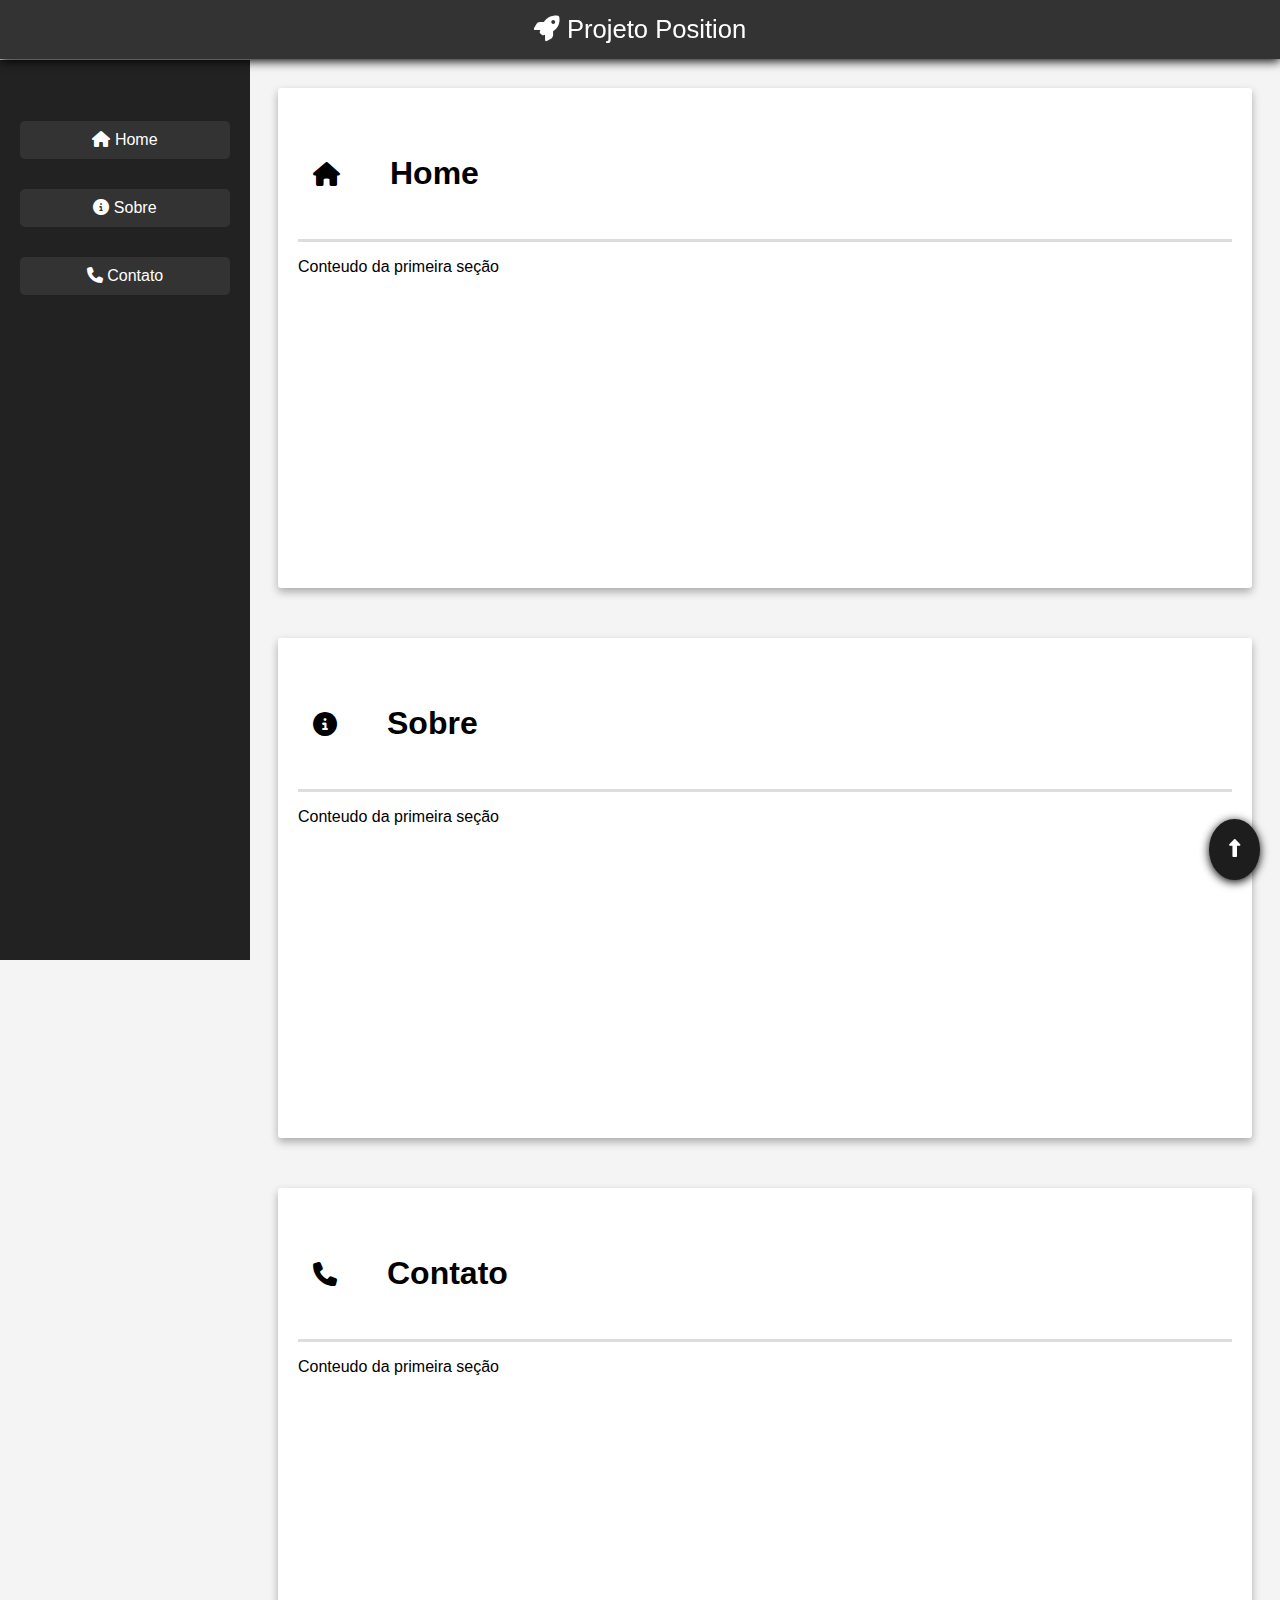
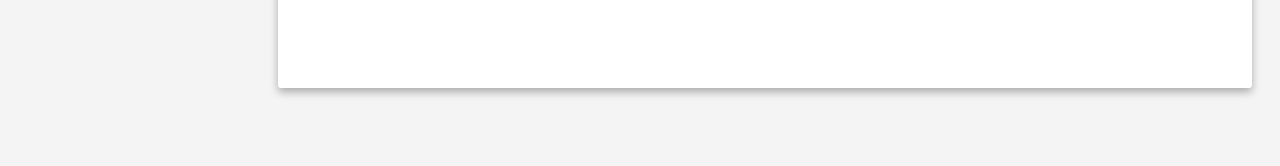
<file: aula 11.04/index.html>
<!DOCTYPE html>
<html lang="en">
<head>
    <meta charset="UTF-8">
    <meta name="viewport" content="width=device-width, initial-scale=1.0">

    <title>Document</title>
    <link rel="stylesheet" href="style.css">
    <link rel="stylesheet" href="https://cdnjs.cloudflare.com/ajax/libs/font-awesome/6.7.2/css/all.min.css" integrity="sha512-Evv84Mr4kqVGRNSgIGL/F/aIDqQb7xQ2vcrdIwxfjThSH8CSR7PBEakCr51Ck+w+/U6swU2Im1vVX0SVk9ABhg==" crossorigin="anonymous" referrerpolicy="no-referrer" />
</head>
<body>
    <header>
        <i class="fa-solid fa-rocket"></i>
        Projeto Position
    </header>
        <div class="sidebar">
            <ul>
                <li><a href="#home"><i class="fa-solid fa-house"></i> Home</a></li>
                <li><a href="#sobre"><i class="fa-solid fa-circle-info"></i> Sobre</a></li>
                <li><a href="#contato"><i class="fa-solid fa-phone"></i> Contato</a></li>
            </ul>
        </div>
        <div class="content">
            <div id="home" class="section">
                <div class="section-title">
                    <i class="fa-solid fa-house"></i>
                    <h3>Home</h3>
                </div>
                <p>Conteudo da primeira seção</p>
            </div>
            <div id="sobre" class="section">
                <div class="section-title">
                    <i class="fa-solid fa-circle-info"></i>
                    <h3>Sobre</h3>
                </div>
                <p>Conteudo da primeira seção</p>
            </div>
            <div id="contato" class="section">
                <div class="section-title">
                    <i class="fa-solid fa-phone"></i>
                    <h3>Contato</h3>
                </div>
                <p>Conteudo da primeira seção</p>
            </div>
        </div>
        <div class="btn-float"><a href=""><i class="fa-solid fa-up-long"></i></a></div>
    
</body>
</html>
</file>
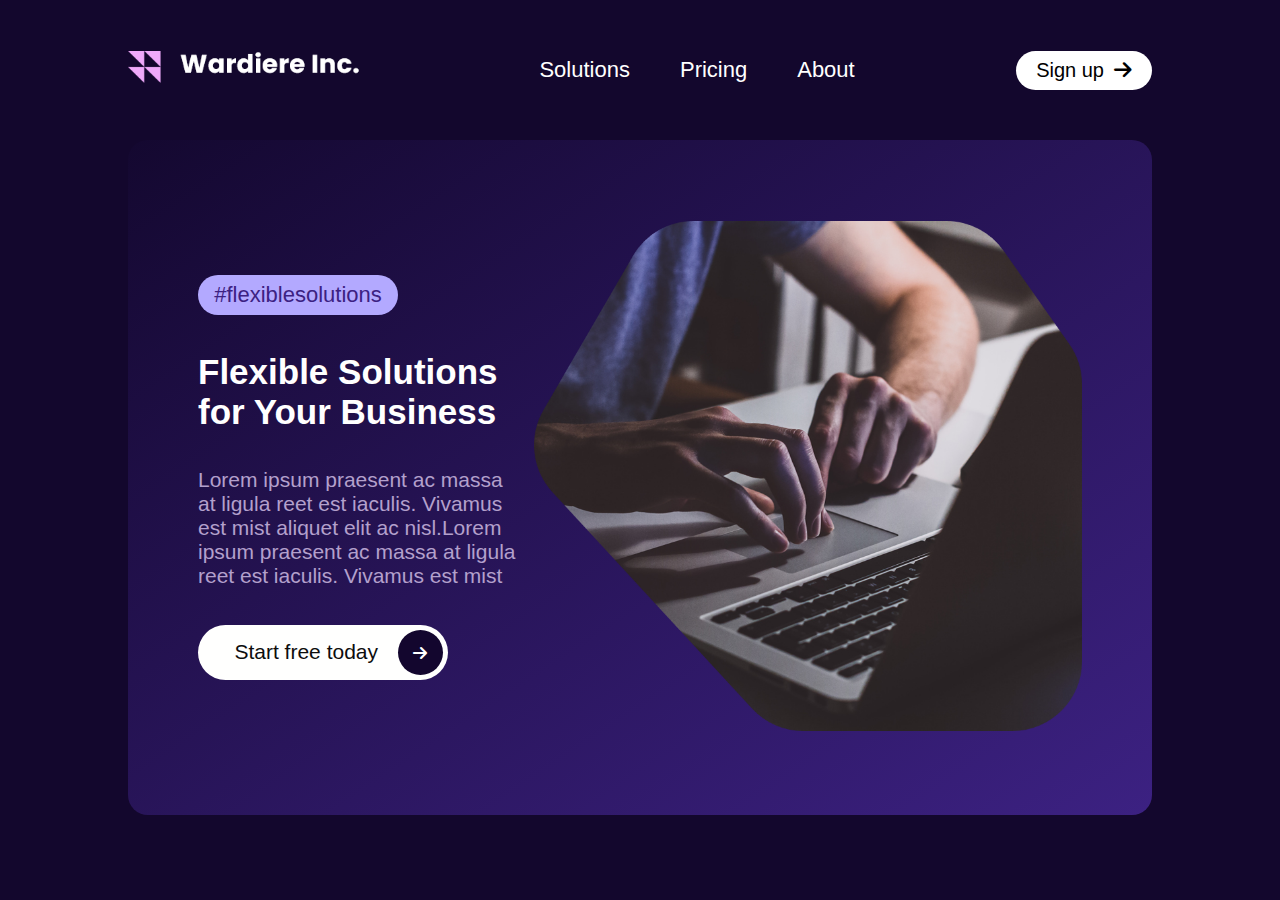
<file: Lista 09/index.html>
<!DOCTYPE html>
<html lang="en">
<head>
    <meta charset="UTF-8">
    <meta name="viewport" content="width=device-width, initial-scale=1.0">
    <title>Document</title>
    <link rel="stylesheet" href="./styles/style.css">
    <link rel="stylesheet" href="https://cdnjs.cloudflare.com/ajax/libs/font-awesome/6.7.2/css/all.min.css" integrity="sha512-Evv84Mr4kqVGRNSgIGL/F/aIDqQb7xQ2vcrdIwxfjThSH8CSR7PBEakCr51Ck+w+/U6swU2Im1vVX0SVk9ABhg==" crossorigin="anonymous" referrerpolicy="no-referrer" />
</head>
<body>
    <nav class="menu">
        <div class="logo">
            <img src="./assets/logo.png" alt="">
        </div>
        <div class="menuOpcoes">
            <ul>
                <li>Solutions</li>
                <li>Pricing</li>
                <li>About</li>
            </ul>
        </div>
        <div class="botaoEntrar">
            <p>Sign up</p>
            <i class="fa-solid fa-arrow-right"></i>
        </div>
    </nav>
    <main class="container">
        <div class="conteudo">
            <div class="tag"><p>#flexiblesolutions</p></div>
            <div class="tituloConteudo"><p>Flexible Solutions for Your Business</p></div>
            <div class="textoConteudo"><p>Lorem ipsum praesent ac massa at ligula reet est iaculis. Vivamus est mist aliquet elit ac nisl.Lorem ipsum praesent ac massa at ligula reet est iaculis. Vivamus est mist</p></div>
            <div class="buttonConteudo"><p>Start free today</p><i class="fa-solid fa-arrow-right"></i></div>
        </div>
        <div class="banner"><img src="./assets/banner.png" alt=""></div>
    </main>
</body>
</html>
</file>
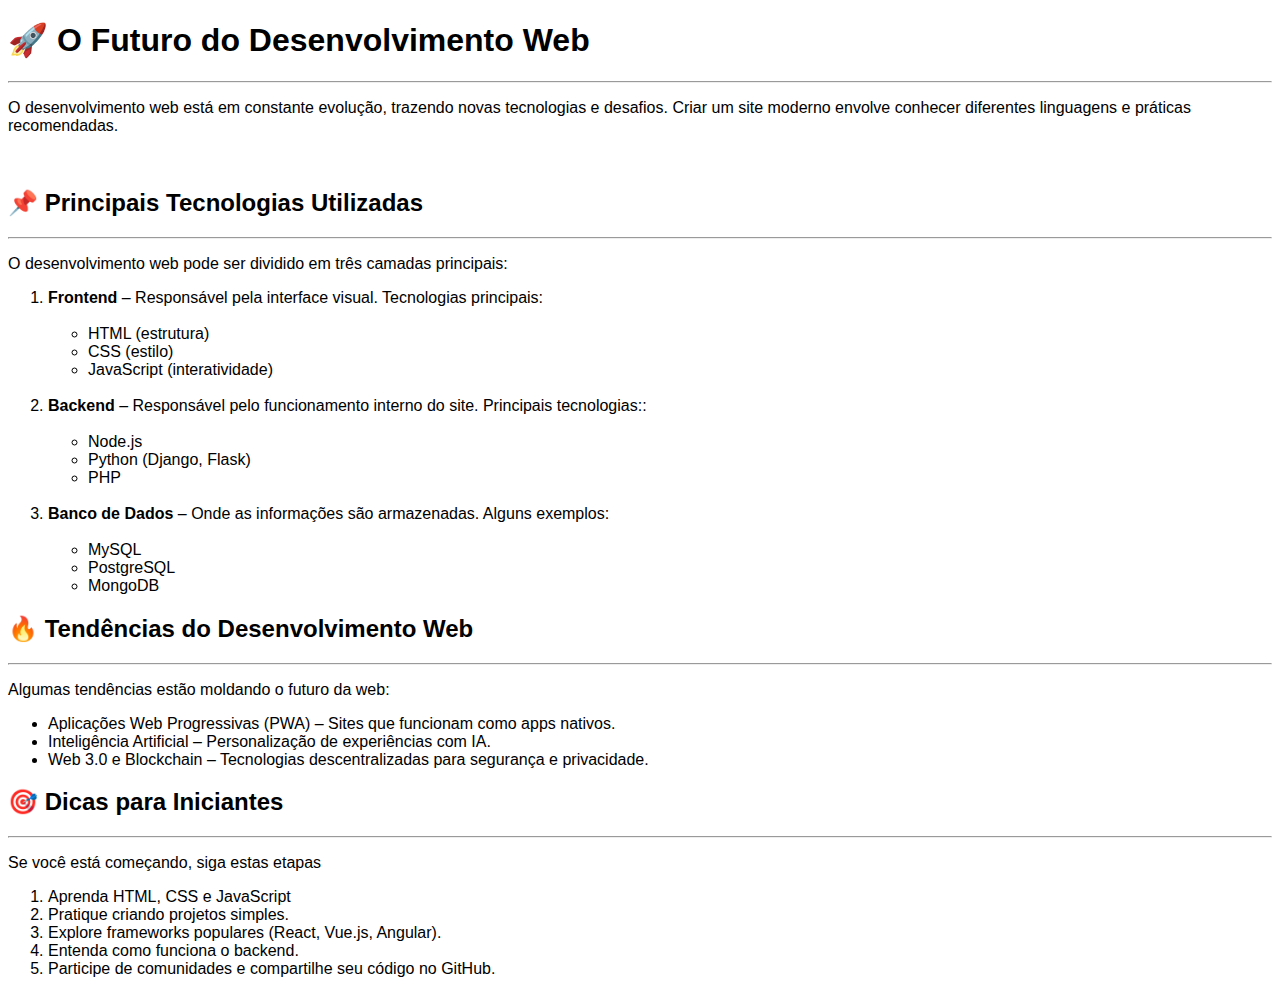
<file: Lista 1/index.html>
<!DOCTYPE html>
<html lang="en">

<head>
    <meta charset="UTF-8">
    <meta name="viewport" content="width=<device-width>, initial-scale=1.0">
    <title>Document</title>
    <style>
        body {
            font-family: Arial, Helvetica, sans-serif;
        }
    </style>
</head>

<body>
    <h1>🚀 O Futuro do Desenvolvimento Web</h1>
    <hr>
    <p>O desenvolvimento web está em constante evolução, trazendo novas tecnologias e desafios. Criar um site moderno
        envolve conhecer diferentes linguagens e práticas recomendadas.</p>
    <br>
    <h2>📌 Principais Tecnologias Utilizadas</h2>
    <hr>
    <p>O desenvolvimento web pode ser dividido em três camadas principais:</p>
    <ol>
        <li><b>Frontend</b> – Responsável pela interface visual. Tecnologias principais:
            <br><br>
            <ul>
                <li>HTML (estrutura)</li>
                <li>CSS (estilo)</li>
                <li>JavaScript (interatividade)</li>
            </ul> <br>
        </li>
        <li><b>Backend</b> – Responsável pelo funcionamento interno do site. Principais tecnologias::
            <br><br>
            <ul>
                <li>Node.js</li>
                <li>Python (Django, Flask)</li>
                <li>PHP</li>
            </ul> <br>
        </li>
        <li><b>Banco de Dados</b> – Onde as informações são armazenadas. Alguns exemplos:
            <br><br>
            <ul>
                <li>MySQL</li>
                <li>PostgreSQL</li>
                <li>MongoDB</li>
            </ul>
        </li>
    </ol>
    <h2>🔥 Tendências do Desenvolvimento Web</h2><hr>
    <p>Algumas tendências estão moldando o futuro da web:</p>
    <ul>
        <li>Aplicações Web Progressivas (PWA) – Sites que funcionam como apps nativos.</li>
        <li>Inteligência Artificial – Personalização de experiências com IA.</li>
        <li>Web 3.0 e Blockchain – Tecnologias descentralizadas para segurança e privacidade.</li>
    </ul>
    <h2>🎯 Dicas para Iniciantes</h2>
    <hr>
    <p>Se você está começando, siga estas etapas</p>
    <ol>
        <li>Aprenda HTML, CSS e JavaScript</li>
        <li>Pratique criando projetos simples.</li>
        <li>Explore frameworks populares (React, Vue.js, Angular).</li>
        <li>Entenda como funciona o backend.</li>
        <li>Participe de comunidades e compartilhe seu código no GitHub.</li>
    </ol>
</body>

</html>
</file>
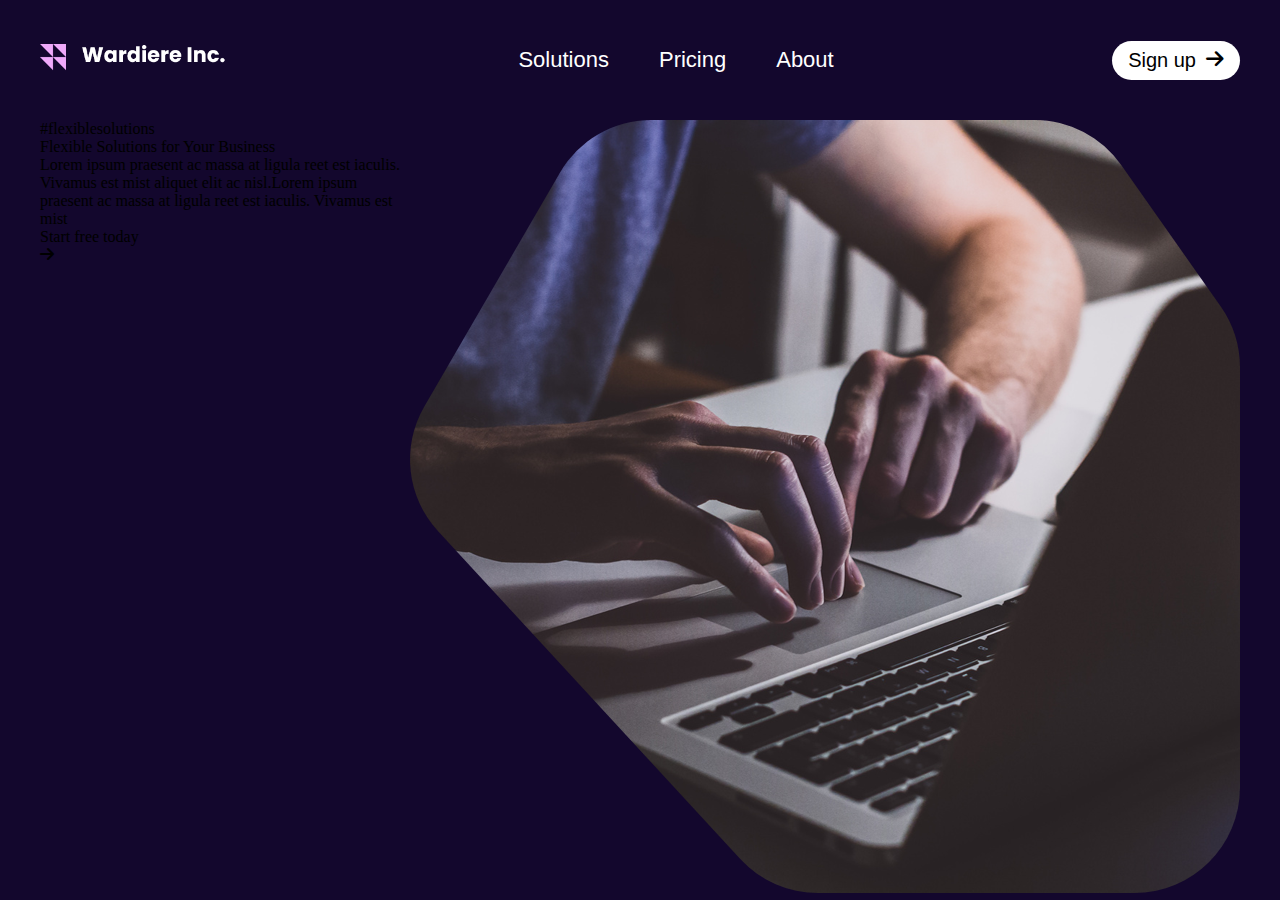
<file: lista 9/index.html>
<!DOCTYPE html>
<html lang="en">
<head>
    <meta charset="UTF-8">
    <meta name="viewport" content="width=device-width, initial-scale=1.0">
    <title>Document</title>
    <link rel="stylesheet" href="./style.css">
    <link rel="stylesheet" href="https://cdnjs.cloudflare.com/ajax/libs/font-awesome/6.7.2/css/all.min.css" integrity="sha512-Evv84Mr4kqVGRNSgIGL/F/aIDqQb7xQ2vcrdIwxfjThSH8CSR7PBEakCr51Ck+w+/U6swU2Im1vVX0SVk9ABhg==" crossorigin="anonymous" referrerpolicy="no-referrer" />
</head>
<body>
    <nav class="menu">
        <div class="logo">
            <img src="./assets/logo.png" alt="">
        </div>
        <div class="menuOpcoes">
            <ul>
                <li>Solutions</li>
                <li>Pricing</li>
                <li>About</li>
            </ul>
        </div>
        <div class="botaoEntrar">
            <p>Sign up</p>
            <i class="fa-solid fa-arrow-right"></i>
        </div>
    </nav>
    <main class="container">
        <div class="conteudo">
            <div class="tag"><p>#flexiblesolutions</p></div>
            <div class="tituloConteudo"><p>Flexible Solutions for Your Business</p></div>
            <div class="textoConteudo"><p>Lorem ipsum praesent ac massa at ligula reet est iaculis. Vivamus est mist aliquet elit ac nisl.Lorem ipsum praesent ac massa at ligula reet est iaculis. Vivamus est mist</p></div>
            <div class="buttonConteudo"><p>Start free today</p><i class="fa-solid fa-arrow-right"></i></div>
        </div>
        <div class="banner"><img src="./assets/banner.png" alt=""></div>
    </main>
</body>
</html>
</file>
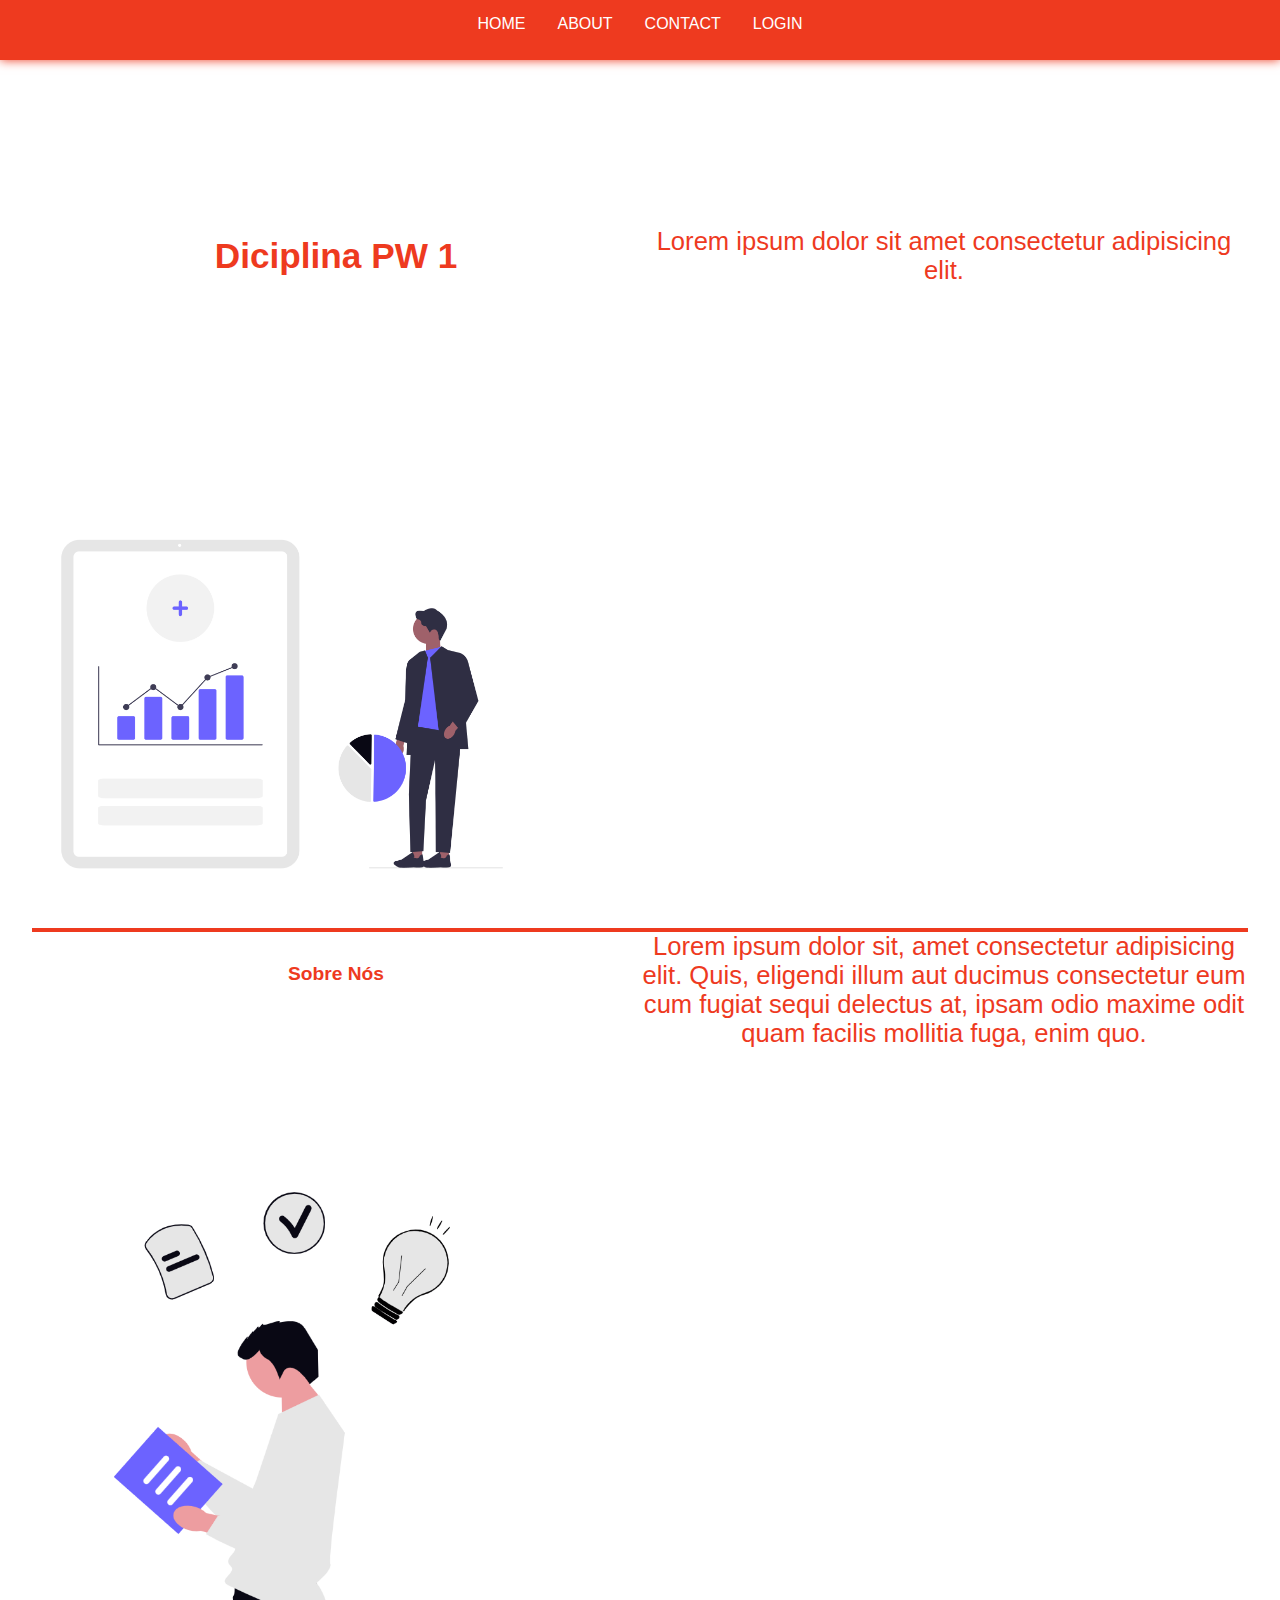
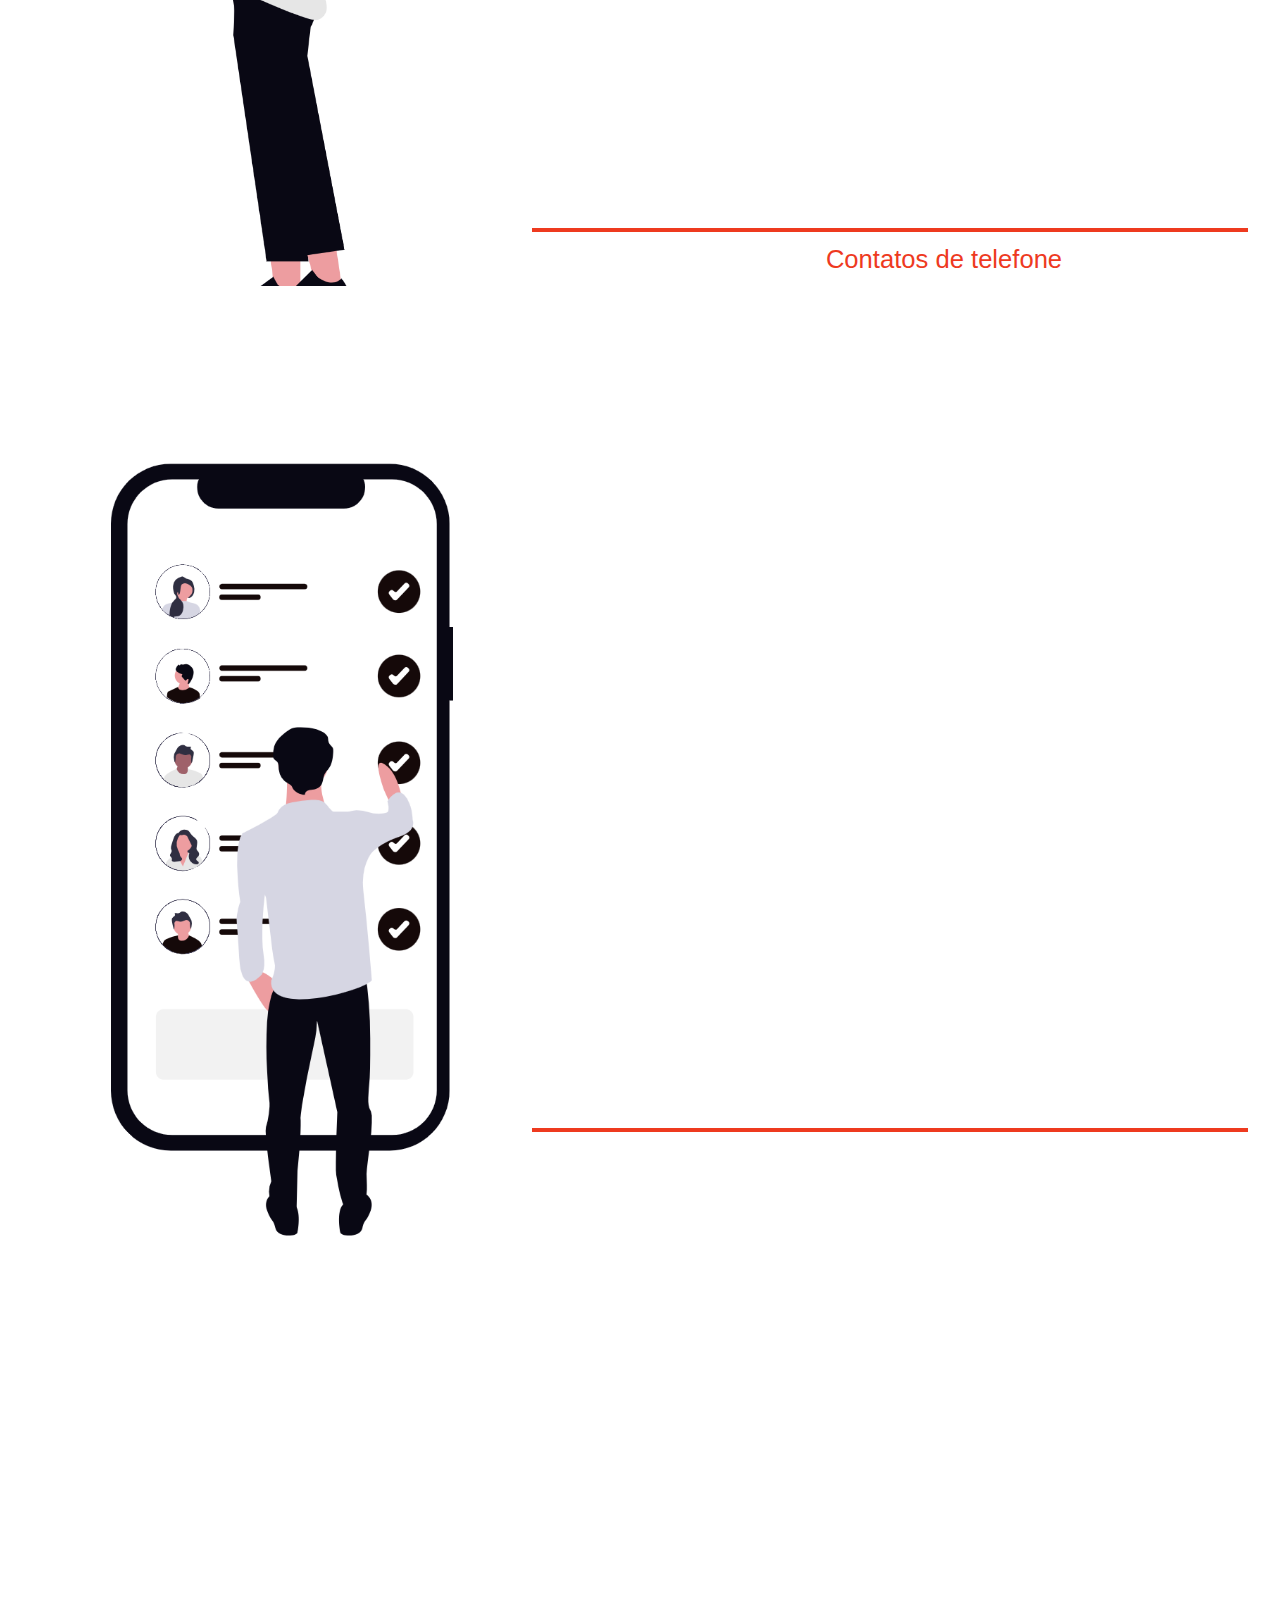
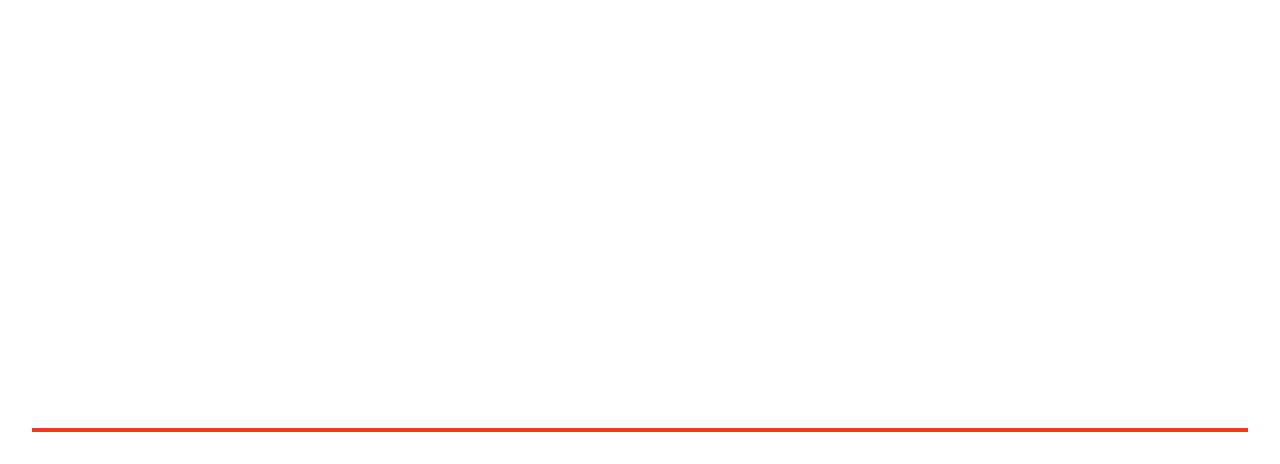
<file: New Project/index.html>
<!DOCTYPE html>
<html>
  <head>
    <title>Projeto de Estudo - Grid</title>
    <link rel="stylesheet" href="https://cdnjs.cloudflare.com/ajax/libs/font-awesome/6.7.2/css/all.min.css" integrity="sha512-Evv84Mr4kqVGRNSgIGL/F/aIDqQb7xQ2vcrdIwxfjThSH8CSR7PBEakCr51Ck+w+/U6swU2Im1vVX0SVk9ABhg==" crossorigin="anonymous" referrerpolicy="no-referrer" />
    <link rel="stylesheet" href="/New Project/style/styles.css" />
  </head>
  <body>
      <header>
        <label class="toggle" for="menu-toggle"><i class="fa-solid fa-bars"></i></label>
      <input type="checkbox" id="menu-toggle">
    <nav>
      <label class="toggle" for="menu-toggle"><i class="fa-solid fa-x"></i></label>
      <ul>
       <a href=""> <li>Home</li></a>
       <a href=""> <li>About</li></a>
       <a href=""> <li>Contact</li></a>
       <a href=""> <li>Login</li></a>
      </ul>
    </nav>
  </header>
      <main>
        <section id="home">
          <h1>Diciplina PW 1</h1>
          <p>Lorem ipsum dolor sit amet consectetur adipisicing elit.</p>
          <img src="/New Project/assets/undraw_metrics_5v8d.png">
        </section>
          <section id="about">
            <h2>Sobre Nós</h2>
            <p>Lorem ipsum dolor sit, amet consectetur adipisicing elit. Quis, eligendi illum aut ducimus consectetur eum cum fugiat sequi delectus at, ipsam odio maxime odit quam facilis mollitia fuga, enim quo.</p>
            <img src="/New Project/assets/undraw_learning_qt7d.png">
          </section>
            <section id="contact">
              <h2>Contato</h2>
              <p>Contatos de telefone</p>
              <img src="/New Project/assets/undraw_friends-online_gvwz.png" alt="">
            </section>
              <section id="login"></section>
            
          
        
      </main>
  </body>
</html>
</file>
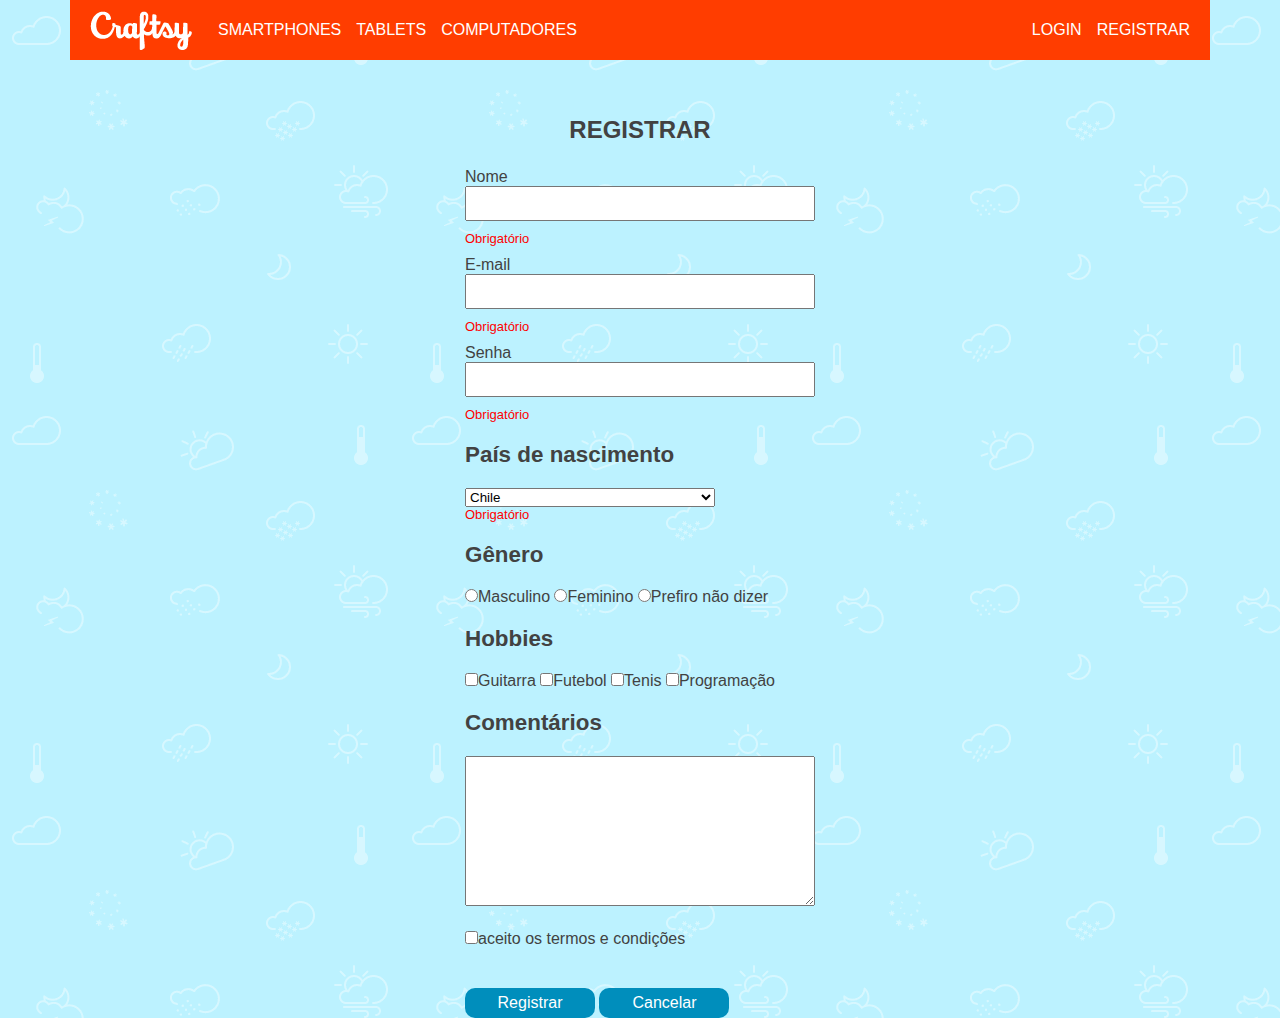
<file: Lista 8/registro.html>
<!DOCTYPE html>
<html lang="en">

<head>
    <meta charset="UTF-8">
    <meta name="viewport" content="width=device-width, initial-scale=1.0">
    <title>Document</title>
    <link rel="stylesheet" href="style.css">
</head>

<body>
    <section class="menu-bar">
        <div class="logo"><img src="assets/logo (1).png" alt="logo"></div>
        <nav>
            <ul>
                <li><a href="/index.html">SMARTPHONES</a></li>
                <li>TABLETS</li>
                <li>COMPUTADORES</li>
            </ul>
            <ul>
                <li>LOGIN</li>
                <li>REGISTRAR</li>
            </ul>
        </nav>

    </section>
    <section class="register">
        <div class="register-title">REGISTRAR</div>
        <div class="input-register">
            <label id="" for="">Nome<input class="inputregister" type="text"></label>
            <p class="required">Obrigatório</p>
            <label id="" for="">E-mail <input class="inputregister" type="text"></label>
            <p class="required">Obrigatório</p>
            <label id="" for="">Senha <input class="inputregister" type="text"></label>
            <p class="required">Obrigatório</p>
        </div>
        <div class="caixa">
            <div class="conteudo">
                <p class="title">País de nascimento</p>
                <select required name="País-list" id="países">
                    <option value="">Chile</option>
                    <option value="">Brasil</option>
                    <option value="">Rússia</option>
                </select>
            </div>
            <p class="required">Obrigatório</p>
        </div>
        <div class="caixa">
            <div class="conteudo">
                <p class="title">Gênero</p>
                <input type='radio'><label for="">Masculino</label>
                <input type='radio'><label for="">Feminino</label>
                <input type='radio'><label for="">Prefiro não dizer</label>
            </div>
        </div>
        <div class="caixa">
            <div class="conteudo">
                <p class="title">Hobbies</p>
                <input type='checkbox'><label for="">Guitarra</label>
                <input type='checkbox'><label for="">Futebol</label>
                <input type='checkbox'><label for="">Tenis</label>
                <input type='checkbox'><label for="">Programação</label>
            </div>
        </div>
        <div class="caixa">
            <div class="conteudo">
                <p class="title">Comentários</p>
                <textarea name="" id=""></textarea>
                <br>
                <input type="checkbox"><label for="">aceito os termos e condições</label>
            </div>
        </div>
        <div>
            <button class="button-login"><a href="/login.html"></a>Registrar</button>
            <button class="button-login"><a href="/login.html"></a>Cancelar</button>
        </div>
    </section>
</body>

</html>
</file>
<file: aula 11.04/style.css>
*{
    margin: opx;
    padding: opx;
    box-sizing: border-box;
    font-family: Arial, Helvetica, sans-serif;
}
html{
    scroll-behavior: smooth;
}
body{
   padding-top: 60px;
   background-color: #f4f4f4;
}
a{
    text-decoration: none;
    color:#ffffff;
}
h3{
    font-size: 2rem;    
}
header{
    position: fixed;
    top: 0px;
    left:0px;
    background-color: #333;
    color: #ffffff;
    font-size: 1.6rem;
    width: 100%;
    padding: 15px;
    text-align: center;
    z-index: 1000;
    box-shadow: 0 2px 10px rgba(0,0,0,3);
}
.sidebar{
    position: fixed;
    top:60px;
    left: 0px;
    width: 250px;
    height:100vh;
    color: #ffffff;
    padding: 20px;
    background-color: #222;
}
ul{
    list-style: none;
    display: flex;
    padding: 10px 0;
    flex-direction: column;
}
.sidebar ul li{
    margin: 15px 0;
    background-color: #333;
    padding: 10px;
    border-radius: 5px;
    display: flex;
    justify-content: center;
}
.content{
    margin-left: 250px;
    padding: 20px;

}
.section-title{
    position: sticky;
    top: 60px;
    background-color: #ffffff;
    padding: 15px;
    font-size: 24px;
    border-bottom: 3px solid #ddd;
    z-index: 900;
    display: flex;
    align-items: center;
    gap: 50px;
}
.section{
    margin-bottom: 50px;
    height:500px;
    background-color: #ffffff;
    padding: 20px;
    box-shadow: 0 4px 8px rgba(0,0,0,0.3);
    border-radius: 3px;
}

.btn-float{
    position: fixed;
    right: 20px;
    bottom: 20px;
    background-color: rgb(29,29,29);
    padding: 20px;
    border-radius: 50%;
    cursor: pointer;
    font-size: 18px;
    box-shadow: 0 2px 10px rgba(0,0,0,3);
    z-index: 1900;
}
.btn-float:hover{
    background-color: rgb(44,44,44);
}
</file>
<file: Lista 09/styles/style.css>
*{
    margin: 0px;
    padding: 0px;
    box-sizing: border-box;
}

body{
    background-color: #13072d;
    height: 100vh;
    display: flex;
    flex-direction: column;
    align-items: center;
    font-family: Helvetica, sans-serif;
}

.menu{
    display: flex;
    justify-content: space-between;
    align-items: center;
    width: 80%;
    height: 140px;
}

.menuOpcoes{
 list-style: none;
 font-family: Helvetica, sans-serif;
}

ul{
    display: flex;
    gap: 50px;
}
li{
    list-style: none;
    font-size: 22px;
    color: #ffffff;
    cursor: pointer;
}
.botaoEntrar{
    background-color: white;
    padding: 8px 20px;
    font-size: 20px;
    border-radius: 50px;
    display: flex;
    gap: 10px;
    align-items: center;
}


.logo img{
    width: 250px;
}

.container{
    display: flex;
    width: 80%;
    height: 75%;
    border-radius: 20px;
    background: linear-gradient(to bottom right, #140830, #3c2182);
    align-items: center;
    justify-content: space-between;
    padding: 0px 70px;

}

.conteudo{
    width: 50%;
    position: relative;
}

.banner img{
    height: 510px;
    justify-content: center;
    justify-content: space-between;
}

.conteudo{
    width: 37%;
    height: 60%;
    display: flex;
    flex-direction: column;
    justify-content: space-between;
}

.tag{
    width: 200px;
    height: 40px;
    text-align: center;
    padding: 7px 16px;
    font-size: 22px;
    border-radius: 50px;
    background-color: #b3a9ff;
    color: #3c2182;

}

.tituloConteudo{
    
    color: #ffffff;
    font-weight: 700;
    font-size: 35px;
}

.textoConteudo{
    font-size: 21px;
    color: #b3a0cc;
}

.buttonConteudo{
    background-color: #fffffe;
    width: 250px;
    border-radius: 50px;
    display: flex;
    height: 55px;
    align-items: center;
    justify-content: end;
    color: #0d0d0d;
    padding-right: 5px;
    gap: 20px;
}

.buttonConteudo p{
    text-align: center;
    font-size: 21px;
}

.buttonConteudo i{
    background-color: #13062e;
    width: 45px;
    height: 45px;
    padding: 15px;
    border-radius: 50px;
    color: #ffffff;
   
}
</file>
<file: lista 9/style.css>
*{
    margin: 0px;
    padding: 0px;
    box-sizing: border-box;
}

body{
    background-color: #13072d;
    
    padding: 0px 40px;
}

.menu{
    display: flex;
    justify-content: space-between;
    align-items: center;
    width: 100%;
    height: 120px;
}

.menuOpcoes{
 list-style: none;
 font-family: Helvetica, sans-serif;
}

ul{
    display: flex;
    gap: 50px;
}
li{
    list-style: none;
    font-size: 22px;
    color: #ffffff;
}

.botaoEntrar{
    background-color: white;
    font-family: Helvetica, sans-serif;
    padding: 8px 16px;
    font-size: 20px;
    border-radius: 50px;
    display: flex;
    gap: 10px;
}

.seta{
    width: 25px;
    height: 25px;
}

.logo img{
    width: 200px;
}

main{
    display: flex;
    height: 90%;
    bac
}
</file>
<file: New Project/style/styles.css>
* {
    margin: 0px;
    padding: 0px;
    box-sizing: border-box;
}

body {
    background-color: #ffffff;
    font-family: 'Gill Sans', 'Gill Sans MT', Calibri, 'Trebuchet MS', sans-serif;
}

ul {
    list-style: none;
}

a {
    text-decoration: none;
    color: #fff;

}

header {
    position: fixed;
    top: 0;
    left: 0;
    height: 60px;
    width: 100%;
    background-color: #c1c1c1;
    z-index: 2000;
    box-shadow: 0 0 10px #ee3a1f;
}

header .toggle {
    position: absolute;
    top: 1rem;
    right: 1rem;
    font-size: 2rem;

}

.fa-bars {
    color: #ee31fa;
}

nav {
    position: fixed;
    width: 100%;
    background-color: #ee3a1f;
    height: 100vh;
    top: 0;
    left: 0;
    display: flex;
    justify-content: center;
    flex-direction: column;
    align-items: center;
    z-index: 1000;
    transform: translatey(-120%);
    transition: transform 0.5s ease;

}

nav ul {
    display: flex;
    flex-direction: column;
    gap: 2rem;
}

nav ul li {
    text-transform: uppercase;
    text-align: center;
}

nav ul li::after {
    content: "";
    margin-top: 10px;
    display: block;
    width: 0;
    height: 3px;
    background-color: #fff;
    transition: width 0.5s ease;
}

nav ul li:hover::after {
    width: 100%;
}

input[type="checkbox"] {
    display: none;
}

#menu-toggle:checked~nav {
    transform: translateY(0)
}

main{
    padding: 2rem;

}

section{
    display: flex;
    flex-direction: column;
    height: 100vh;
    border-bottom: 4px solid #ee3a1f;
    align-items: center;
    text-align: center;
    justify-content: space-evenly;
}

section h1{
    font-size: 2.2rem;
    color: #ee3a1f;
    margin: 2rem;
}

section h2{
    font-size: 1.2rem;
    color: #ee3a1f;
    margin-bottom: 2rem;

}

section img{
    display: block;
    max-width: 500px;
    position: relative;
}

p{
    font-size: 1.6rem;
    color: #ee3a1f;
}

@media(min-width:400px){
    header label{
        display: none;
    }
    nav{
        height: 60px;
        transform: translateY(0);

    }
    nav ul{
        flex-direction: row;
    }
    section{
        display: grid;
        grid-template-columns: 1fr 1fr;
        grid-template-rows: 1fr 1fr;

    }
}

@media(min-width:1024px){

}
</file>
<file: Lista 8/style.css>
*{
    margin: 0px;
    padding: 0px;
    box-sizing: border-box;
    list-style: none;
    text-decoration: none;
}
body{
    background-image: url(assets/bg-2.png);
    display: flex;
    gap: 2rem;
    align-items: center;
    flex-direction: column;
    font-family: Arial, Helvetica, sans-serif;
}
.menu-bar{
    display: flex;
    width: 1140px;
    height: 60px;
    background-color: #ff3d00;
    align-items: center;
    padding: 0PX 20PX;
    color: #FFFFFF;
    gap: 20px;
    
}

nav{
    display: flex;
    justify-content: space-between;
    width: 90%;
}

.logo{
    width: 10%;
    display: flex;
}

ul{
    display: flex;
    flex-direction: row;
    gap: 15px;
    font-weight: 500;
}

a{
    color: #FFFFFF;
}
a:visited{
    color: #FFFFFF;
}
.content{
    width: 1140px;
    display: flex;
    justify-content: space-between;
}

.course{
    width: 800px;
    background-color:#FFFFFF;
    padding: 10px;
    display: flex;
    flex-wrap: wrap;
    justify-content: space-between;
    row-gap: 20px;
}
.block{
    width: 49%;
    overflow: auto;
    display: flex;
    align-content: space-between;
    flex-direction: column;
    gap: 15px;   
    color: #424242; 
}

.block img{
 width: 100%;
}

.block p{
    font-size: 13px; 
}

.block button{
    width: 100px;
    height: 35px;
    background-color: #ff3333;
    color: #FFFFFF;
    border: 0px;
    font-weight: 600;
}

.add{
    width: 320px;
    display: flex;
    flex-direction: column;
    gap: 30px;
    color: #424242; 
}

.more_course{
    display: flex;
    flex-direction: column;
    gap: 10px;
    
}

.more_title{
    background-color: #FFFFFF;
    padding: 10px; 
    border: 2px solid #CFD8DC;
}

.content_tutorial{
    display: flex;
    flex-direction: column;
    background-color: #FFFFFF;
    border: 2px solid #CFD8DC;
}
.tutorial{
    padding: 10px;
    display: flex;
    gap: 10px;
    align-items: center;
    font-weight: 500;
    border-bottom: 2px solid #CFD8DC;
}

.block_advertising{
    display: flex;
    flex-direction: column;
    gap: 10px;
}
.advertising_title{
    background-color: #FFFFFF;
    padding: 10px; 
    border: 2px solid #CFD8DC;
}
.content_advertising{
    background-color: #FFFFFF;
    padding: 10px;
    display: flex;
    flex-direction: column;
    gap:20px;
    border: 2px solid #CFD8DC;
    align-items: center;
}

.login{
    display: flex;
    width: 350px;
    flex-direction: column;
    color: #424242; 
}
.login-title{
    text-align: center;
    font-weight: 700;
    font-size: 24px;
    padding: 24px;
}
.inputlogin{
    width: 100%;
    height: 30px;
    padding: 6px;
}

.input-login{
    display: flex;
    flex-direction: column;
    gap: 18px;
}
.lembrarUsuario{
    display: flex;
    justify-content: end;
    gap: 6px;
    justify-items: center;
    font-size: 14px;
}

.button-login{
    width: 130px;
    height: 30px;
    border: 0px;
    border-radius: 10px;
    background-color: #008ebc;
    color: #FFFFFF;
    font-size: 16px;
    margin-top: 40px;
}
.register {
    display: flex;
    width: 350px;
    flex-direction: column;
    color: #424242;
}

.register-title {
    text-align: center;
    font-weight: 700;
    font-size: 24px;
    padding: 24px;
}

.inputregister {
    width: 100%;
    height: 35px;
    padding: 6px;
}

.input-register {
    display: flex;
    flex-direction: column;
    gap: 10px;
}

.required {
    color: red;
    font-size: small;

}

.title {
    font-weight: 600;
    margin-top: 20px;
    margin-bottom: 20px;
    font-size: 1.4rem;
    color: #424242;
}

.caixa .conteudo select{
    width: 250px;
}

.caixa .conteudo textarea {
    margin-bottom: 20px;
    width: 350px;
    height: 150px;
}
</file>
